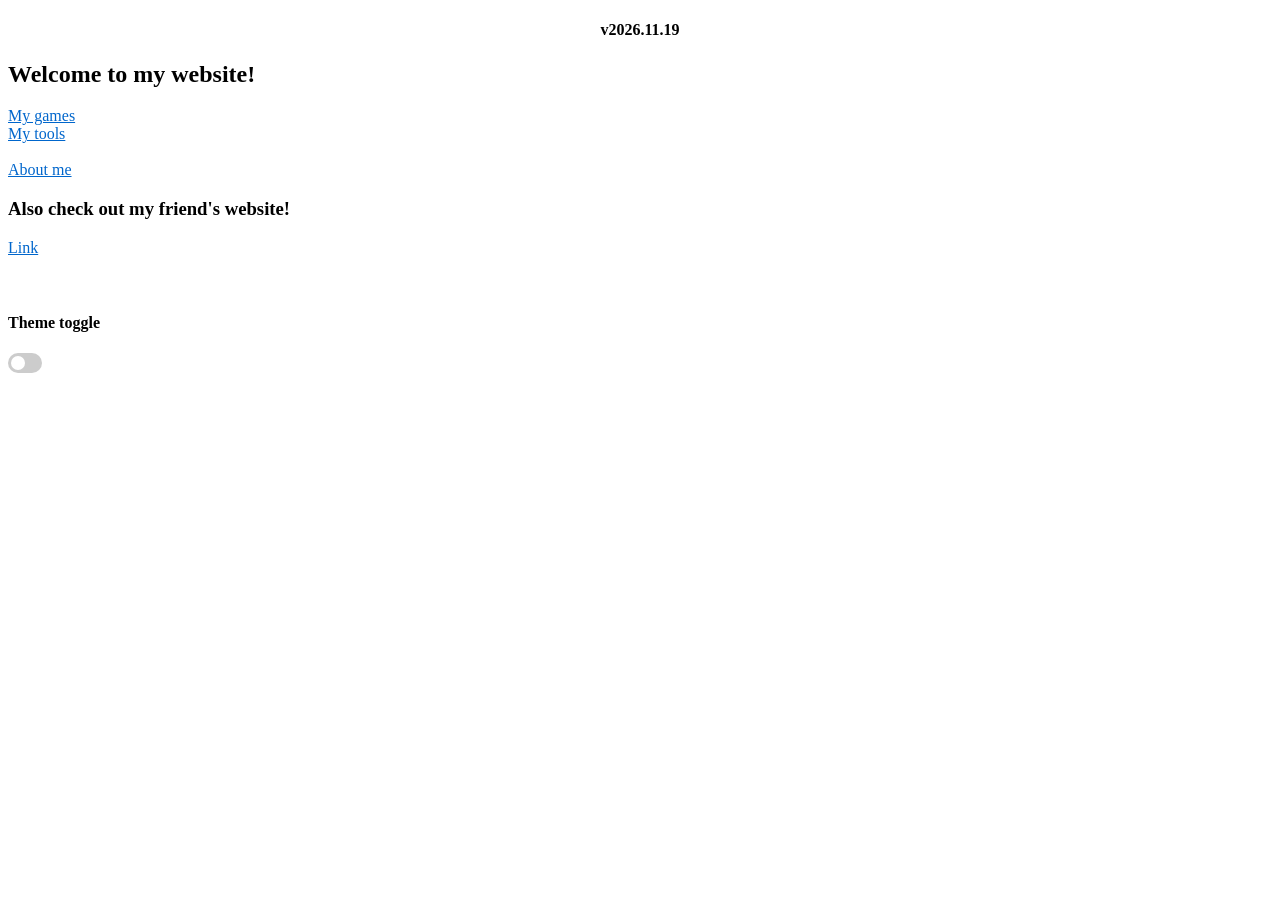
<file: index.html>
<!DOCTYPE html>
<html lang="en">
    <head>
        <meta charset="UTF-8">
        <meta name="viewport" content="width=device-width, initial-scale=1">
        <title>Oorecco</title>

        <style>
            body {
                background-color: white;
                color: black;
                transition: 0.4s;
            }

            body.dark-mode {
                background-color: #121212;
                color: white;
            }

            a {
                color: #0066cc;
                text-decoration: underline;
                transition: color 0.2s ease;
            }

            a:hover, a:focus {
                color: #004499;
                text-decoration: none;
            }
            /* The container switch box */
            .switch {
                position: relative;
                display: inline-block;
                width: 34px;
                height: 20px;
            }

            /* Hide default HTML checkbox styling */
            .switch input {
                opacity: 0;
                width: 0;
                height: 0;
            }

            /* The background track of the slider */
            .slider {
                position: absolute;
                cursor: pointer;
                top: 0;
                left: 0;
                right: 0;
                bottom: 0;
                background-color: #ccc; /* Light mode color */
                transition: 0.4s;
                border-radius: 20px;
            }

            /* The actual moving circle indicator */
            .slider:before {
                position: absolute;
                content: "";
                height: 14px;
                width: 14px;
                left: 3px;
                bottom: 3px;
                background-color: white;
                transition: 0.4s;
                border-radius: 50%;
            }

            /* Background behavior when checked */
            input:checked + .slider {
                background-color: #2196F3; /* Dark mode / Active color */
            }

            /* Moves the circle forward when checked */
            input:checked + .slider:before {
            transform: translateX(14px);
            }

        </style>
    </head>
    <body>
        <h4 id="version" style="text-align: center">v2026.11.19</h4>
        <h2>Welcome to my website!</h2>
        <a href="games">My games</a>
        <br>
        <a href="tools">My tools</a>
        <br>
        <br>
        <a href="about">About me</a>

        <br>
        <h3>Also check out my friend's website!</h3>
        <a href="https://simple-tools-xi.vercel.app">Link</a>

        <br> 
        <br>
        <br>
        <h4>Theme toggle</h4>

        <label class="switch">
            <input type="checkbox" id="theme-toggle">
            <span class="slider"></span>
        </label>

        <script>
            const toggle = document.getElementById("theme-toggle");

            toggle.addEventListener('change', () => {
                if (toggle.checked) {
                    document.body.classList.add('dark-mode');
                } else {
                    document.body.classList.remove('dark-mode');
                }
            })
        </script>
    </body>
</html>
</file>
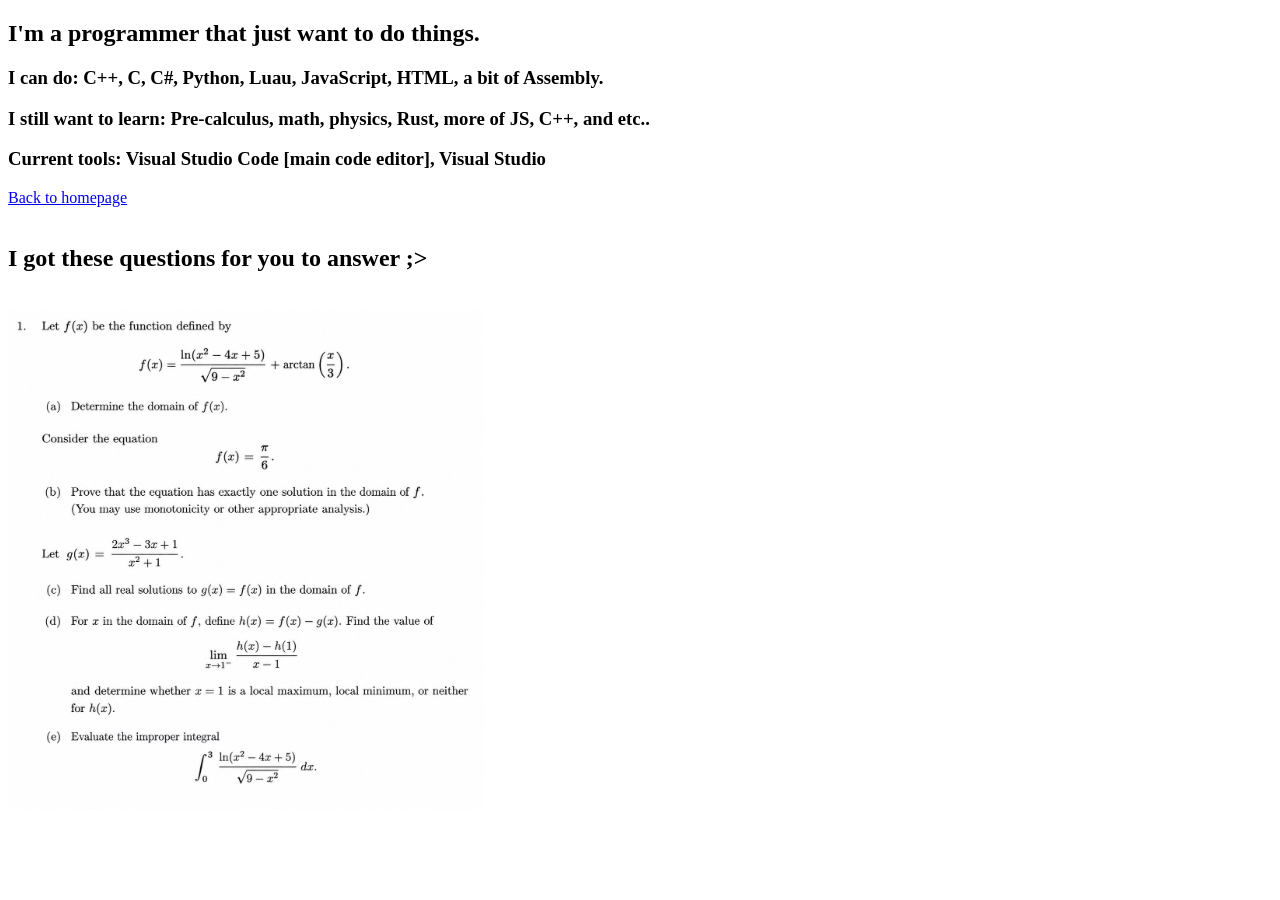
<file: about/index.html>
<!DOCTYPE html>
<html lang="en">
    <head>
        <meta charset="UTF-8">
        <meta name="viewport" content="width=device-width, initial-scale=1">
        <title>About me</title>
    </head>
    <body>
        <h2>I'm a programmer that just want to do things.</h2>

        <h3>I can do: C++, C, C#, Python, Luau, JavaScript, HTML, a bit of Assembly.</h3>
        <h3>I still want to learn: Pre-calculus, math, physics, Rust, more of JS, C++, and etc..</h3>
        <h3>Current tools: Visual Studio Code [main code editor], Visual Studio</h3>
        <a href="../">Back to homepage</a>
        <br>
        <br>
        <h2>I got these questions for you to answer ;></h2>
        <br>
        <img src="../assets/lol.png" height="500">
    </body>
</html>
</file>
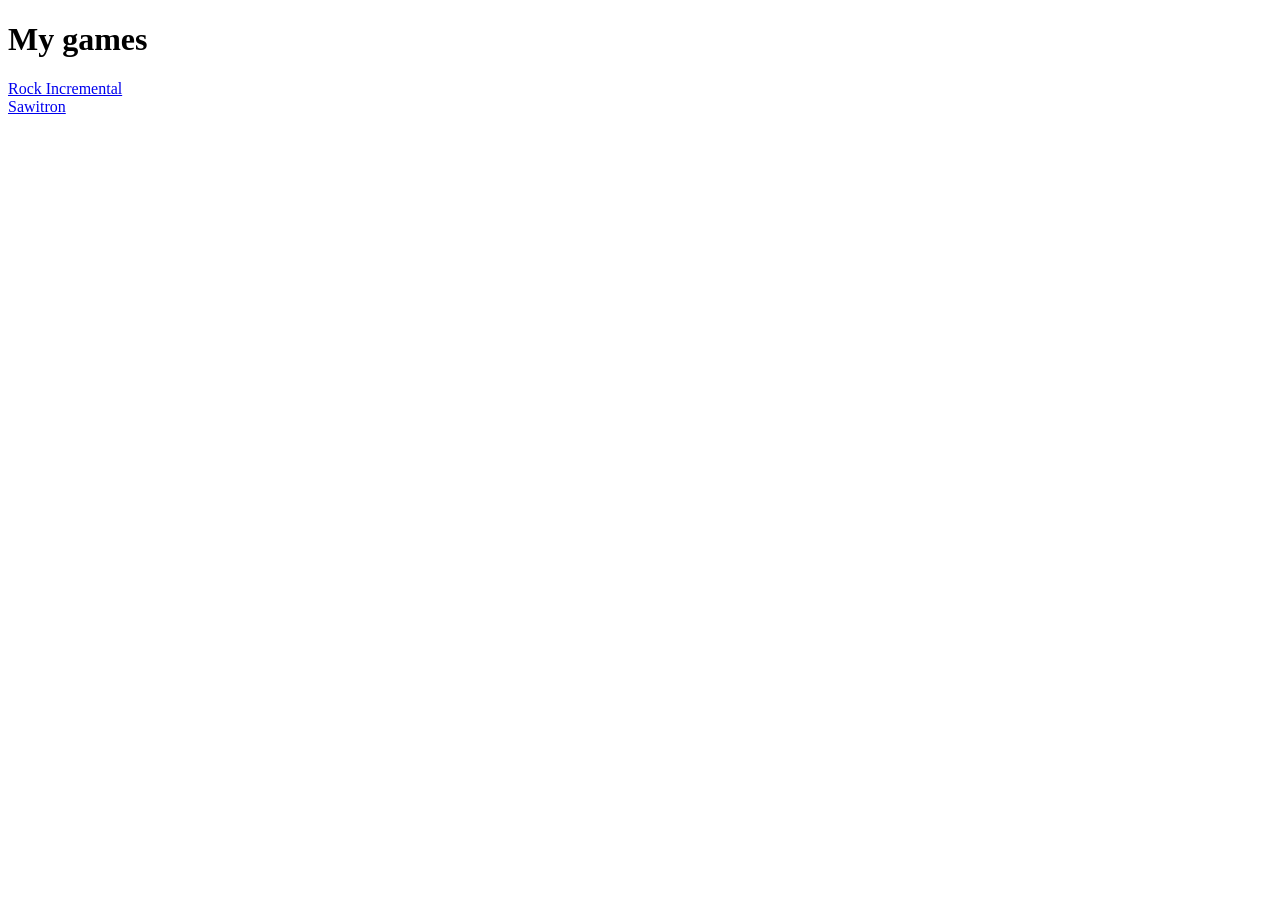
<file: games/index.html>
<!DOCTYPE html>
<html lang="en">
    <head>
        <meta charset="UTF-8">
        <meta name="viewport" content="width=device-width, initial-scale=1">
        <title>My games</title>
    </head>
    <body>
        <h1>My games</h1>
        <a href="/games/rockincremental">Rock Incremental</a>
        <br>
        <a href="/games/sawitron">Sawitron</a>
    </body>
</html>
</file>
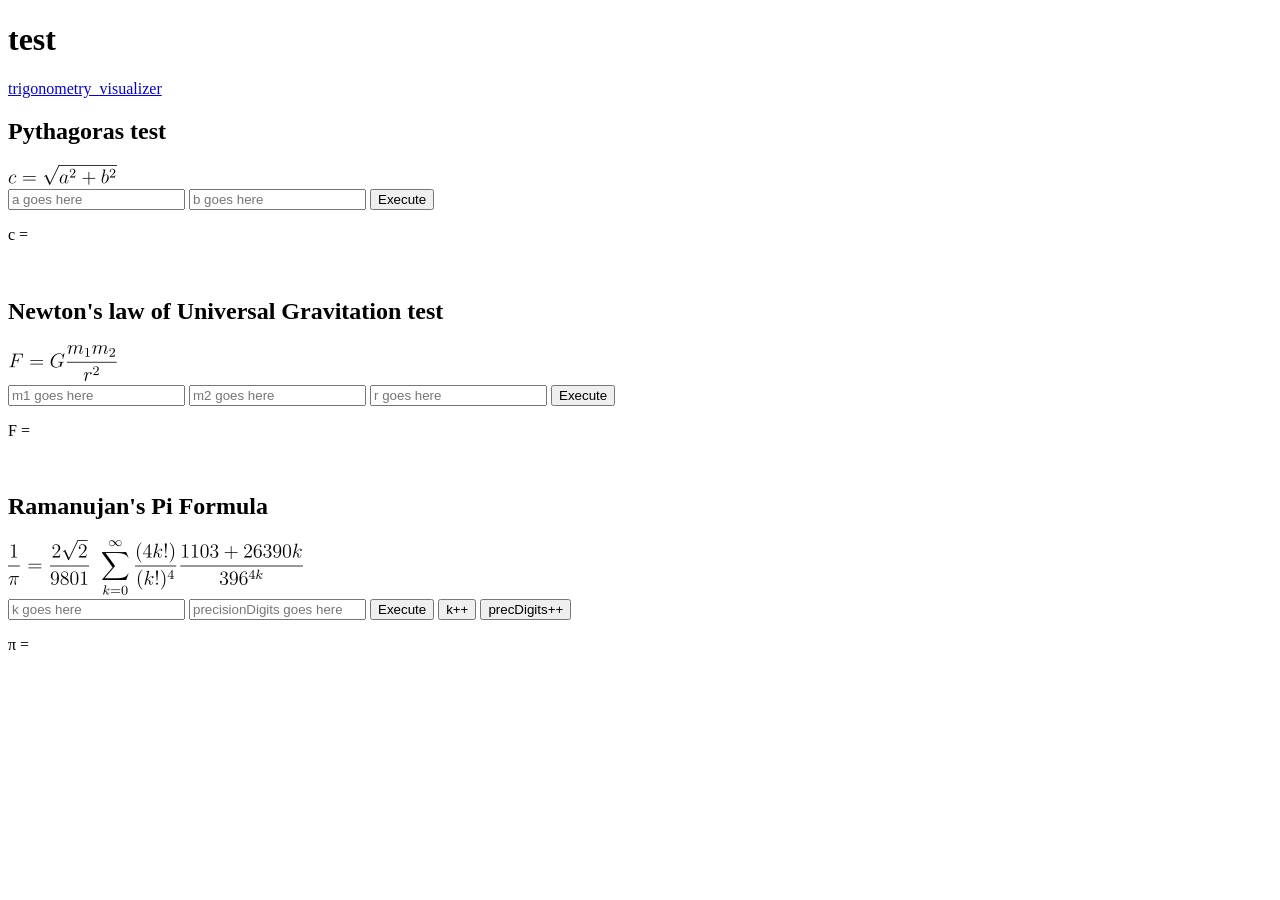
<file: tools/index.html>
<!DOCTYPE html>
<html>
    <head>
        <meta charset="UTF-8">
        <meta name="viewport" content="width=device-width, initial-scale=1">
        <title>Tools</title>
    </head> 
    <body>
        <h1>test</h1>
        <a href="../tools/trigonometry_visualizer.html">trigonometry_visualizer</a> 
        <h2>Pythagoras test</h2>
        <img src="../assets/tools/equation1.png"></img>
        <br>
        <input id="a-holder" placeholder="a goes here"></input>
        <input id="b-holder" placeholder="b goes here"></input>
        <button onclick="handleclick();">Execute</button>
        <p id="c-text"> c = </p>
        
        <br>

        <h2>Newton's law of Universal Gravitation test</h2>
        <img src="../assets/tools/equation2.png"></img>
        <br>
        <input id="m1-holder" placeholder="m1 goes here"></input>
        <input id="m2-holder" placeholder="m2 goes here"></input>
        <input id="r-holder" placeholder="r goes here"></input>
        <button onclick="anotherClick();">Execute</button>
        <p id="f-text"> F = </p>

        <br>

        <h2>Ramanujan's Pi Formula</h2>
        <img src="../assets/tools/equation3.png"></img>
        <br>
        <input id="k-holder" placeholder="k goes here"></input>
        <input id="prec-holder" placeholder="precisionDigits goes here"></input>
        <button onclick="againClick();">Execute</button>
        <button onclick='let num = Number.parseInt(document.getElementById("k-holder").value); if (Number.isNaN(num)) { document.getElementById("k-holder").value = 0;} else { num++; document.getElementById("k-holder").value = num.toString(); againClick(); }'>k++</button>
        <button onclick='let num2 = Number.parseInt(document.getElementById("prec-holder").value); if (Number.isNaN(num2)) { document.getElementById("prec-holder").value = 0;} else { num2++; document.getElementById("prec-holder").value = num2.toString(); againClick(); }'>precDigits++</button>
        <p id="pi-text">π = </p>

        <script src="../tools/js/main.js"></script>
    </body>
</html>
</file>
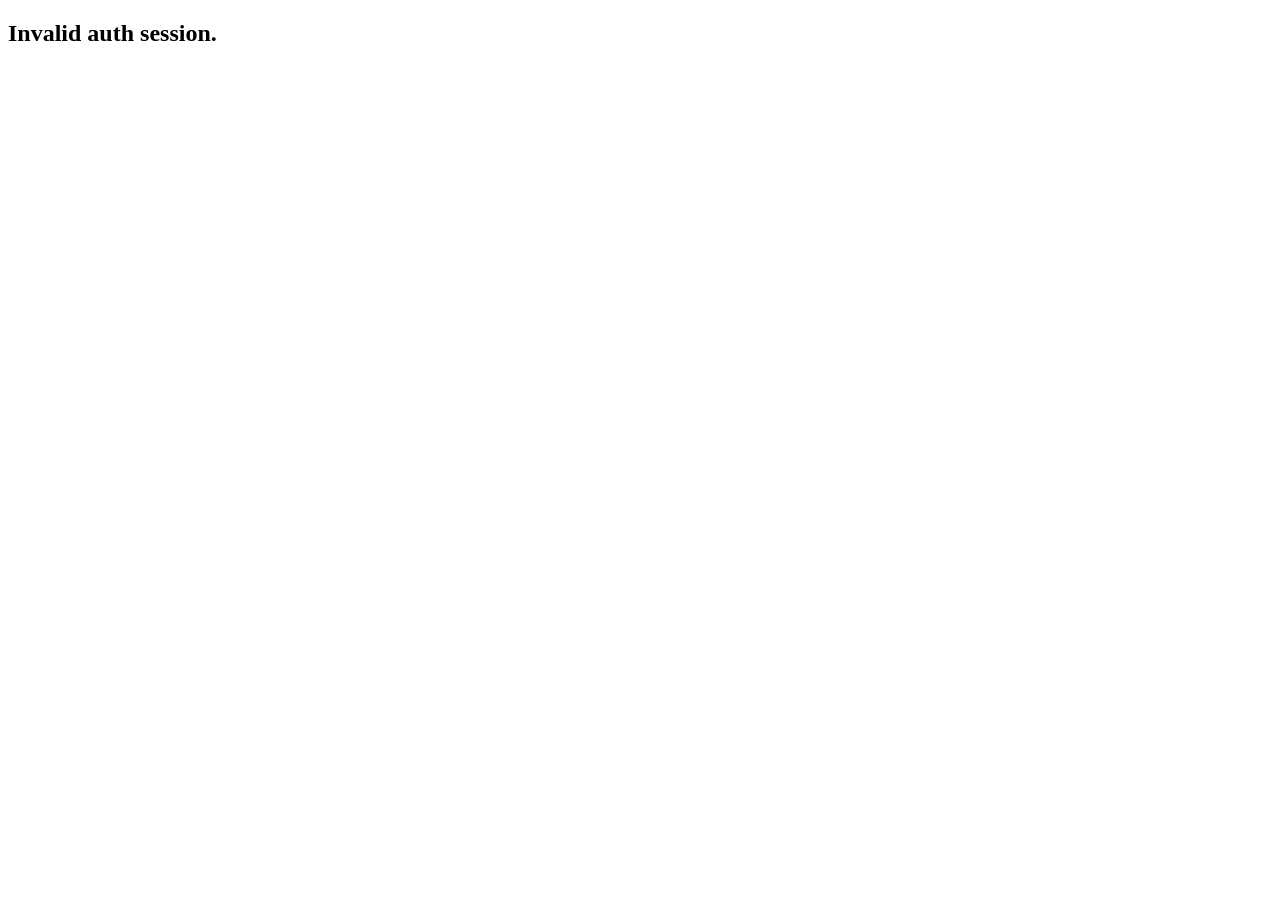
<file: auth/callback/index.html>
<!DOCTYPE html>
<html lang="en">
    <head>
        <meta charset="UTF-8">
        <title>Authenticating..</title>
    </head>
    <body>
        <div>
            <h2 id="auth-status">Logging you in, please wait..</h2>
        </div>

        <script>
            const COOKIE_PATH = window.location.pathname.replace(/[^/]*$/, '');

            // HELPER FUNCTIONS
            function setCookie(name, value, maxAgeSeconds) {
                document.cookie = name + '=' + encodeURIComponent(value) + 
                    '; Max-Age=' + Math.max(0, Math.floor(maxAgeSeconds)) +
                    '; Path=' + COOKIE_PATH +
                    '; SameSite=Lax' + 
                    'Secure';
            }

            function getCookie(name) {
                const match = document.cookie.split('; ').find(c => c.startsWith(name + "="));
                return match ? decodeURIComponent(match.substring(name.length + 1)) : null;
            }

            function deleteCookie(name) {
                document.cookie = name + '=; Max-Age=0; Path=' + COOKIE_PATH;
            }

            (function() {
                const authText = document.getElementById("auth-status");
                const hash = window.location.hash;

                if (!hash) {
                    authText.innerHTML = "Invalid auth session.";
                    return;
                }

                const params = new URLSearchParams(hash.substring(1));
                const token = params.get('access_token');
                const error = params.get('error');
                const state = params.get('state');
                const expiresIn = params.get('expires_in')

                window.history.replaceState({}, document.title, window.location.pathname + window.location.search);
                
                if (window.opener) {
                    window.opener.postMessage({
                        type: 'OAUTH_SUCCESS',
                        accessToken: token,
                        state: state,
                        error: error,
                        expires_in: expiresIn
                    }, window.location.origin);
                }
                window.close();
            })();
        </script>
    </body>
</html>
</file>
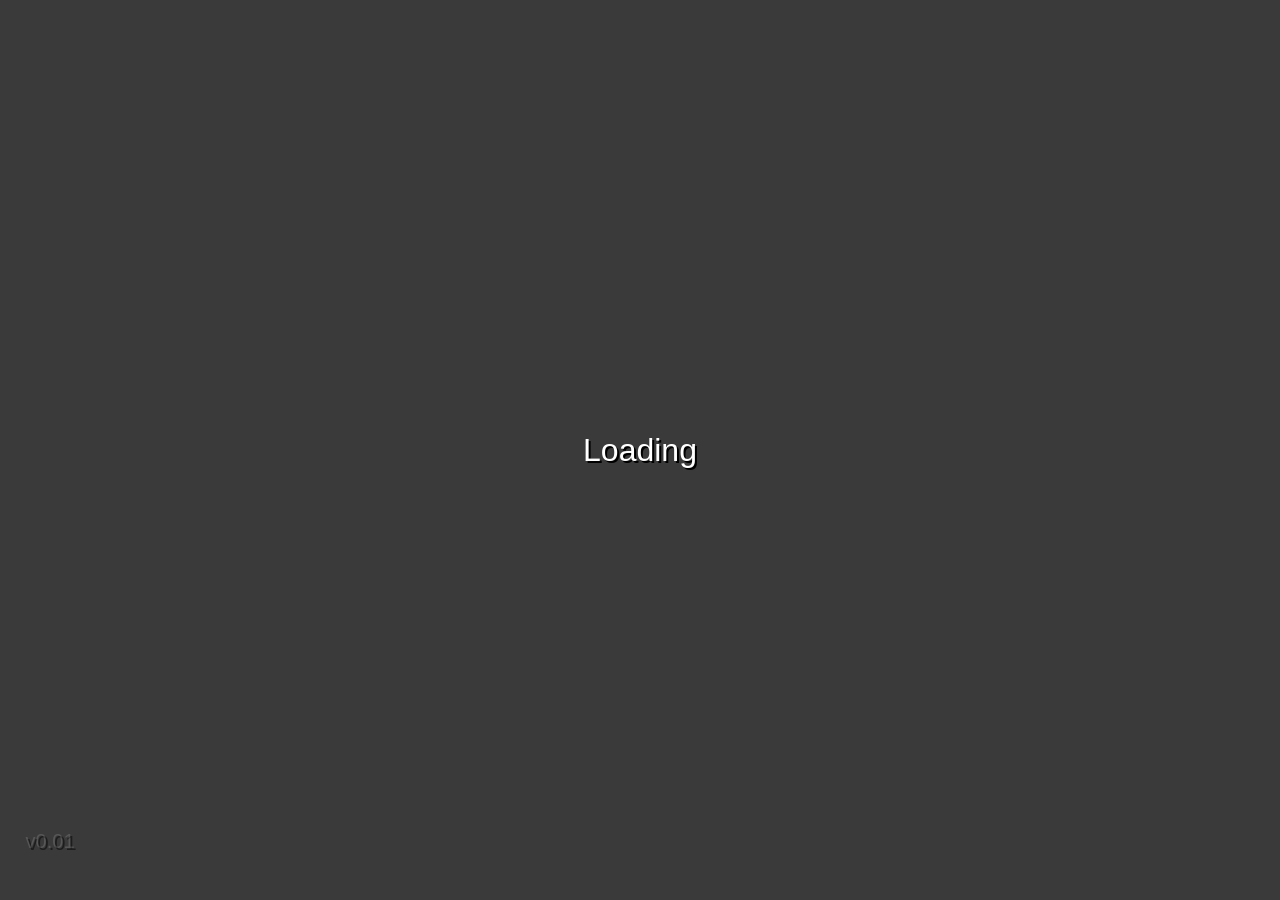
<file: games/rockincremental/index.html>
<!DOCTYPE html>
<html lang="en">
    <head>
        <meta charset="UTF-8">
        <meta name="viewport" content="width=device-width, initial-scale=1">
        <title>Rock Incremental</title>
        <link rel="stylesheet" href="/games/rockincremental/style.css">
    </head>
    <body>
        <div id="sleepmode-screen" hidden="true"></div>
        <div id="loading-screen">
            <p id="loading-text">Loading</p>
            <p id="version">vx.xx</p>
        </div>
        <div id="loading-save" hidden="true">
            <p id="save-text">Loading save file..</p>
        </div>

        <div id="achievements-ui" hidden="true">
            <p id="ach-name">ach name</p>
            <p id="ach-desc">ach desc</p>
            <p id="ach-reward">reward</p>
        </div>

        <div id="app-layout">
             <nav id="sidebar">
                <div id="sidebar-tabs">
                    <button class="nav-tab active" data-tab="game">
                        <span class="nav-icon">1.</span>
                        <span class="nav-label">Game</span>
                    </button>

                    <button class="nav-tab" data-tab="idk">
                        <span class="nav-icon">2.</span>
                        <span class="nav-label">idk</span>
                    </button>

                    <button class="nav-tab" data-tab="idk2">
                        <span class="nav-icon">3.</span>
                        <span class="nav-label">idk2</span>
                    </button>

                    <button class="nav-tab" data-tab="idk3">
                        <span class="nav-icon">4.</span>
                        <span class="nav-label">idk3</span>
                    </button>

                    <button class="nav-tab" data-tab="idk4">
                        <span class="nav-icon">5.</span>
                        <span class="nav-label">idk4</span>
                    </button>

                    <button class="nav-tab" data-tab="achievements">
                        <span class="nav-icon">6.</span>
                        <span class="nav-label">Achievements</span>
                    </button>

                    <button class="nav-tab" data-tab="settings">
                        <span class="nav-icon">7.</span>
                        <span class="nav-label">Settings</span>
                    </button>
                </div>
            </nav>

            <main id="main-content">
                <section class="game-tab" id="game">
                    <div id="main-area">
                        <h2 style="text-align: center">🪨 <span id="rock-counter">0</span></h2>
                        <div id="upgrade-area">
                            <button id="miner1-upgrade" onclick="Game.upgradeMiner('miner1', Game.bulkCount);">5 [1, 1.0 sps]</button>
                            <button id="miner2-upgrade" onclick="Game.upgradeMiner('miner2', Game.bulkCount);">50 [0, 0.4 sps]</button>
                            <button id="miner3-upgrade" onclick="Game.upgradeMiner('miner3', Game.bulkCount);">500 [0, 0.2 sps]</button>
                            <button id="miner4-upgrade" onclick="Game.upgradeMiner('miner4', Game.bulkCount);">5000 [0, 0.1 sps]</button>
                            <button id="miner5-upgrade" onclick="Game.upgradeMiner('miner5', Game.bulkCount);">5000 [0, 0.05 sps]</button>
                        </div>

                        <div id="upgrade-helpers">
                            <button id="bulk-counter" onclick="Game.changeBulk();">1</button>
                            <button onclick="Game.buyAllMiners();">Buy All [B]</button>
                        </div>
                        
                    </div>
                </section>

                <section class="game-tab" id="idk" hidden>
                    <div class="tab-container">
                        <h2>idk</h2>
                        <p>hahaadfh</p>
                    </div>
                </section>

                <section class="game-tab" id="idk2" hidden>
                    <div class="tab-container">
                        <h2>idk2</h2>
                        <p>haasfwfasdfh</p>
                    </div>
                </section>

                <section class="game-tab" id="idk3" hidden>
                    <div class="tab-container">
                        <h2>idk3</h2>
                        <p>ansjfnalk</p>
                    </div>
                </section>

                <section class="game-tab" id="shop" hidden>
                    <div class="tab-container">
                        <h2>Shop</h2>
                        <p>hahhhh</p>
                    </div>
                </section>

                <section class="game-tab" id="achievements" hidden>
                    <div class="tab-container">
                        <h2>achievements</h2>
                        <p>lolh</p>
                    </div>
                </section>

                <section class="game-tab" id="settings" hidden>
                    <div class="tab-container" id="settings-area">
                        <label id="autosave-interval-label" class="labels">Autosave interval: 30s</label>
                        <input type="range" id="autosave-setting" name="autosave-interval" oninput="document.getElementById('autosave-interval-label').innerHTML = `Autosave interval: ${this.value}s`" onchange="Game.changeSetting('autosave_interval', Number.parseInt(this.value, 10))" min="10" max="60" value="30" step="5">
                        <label id="notation-label" class="labels">Notation type</label>

                        <select name="notations" onchange="Game.changeSetting('notations', this.value)" id="notations">
                            <option value="normal">Normal</option>
                            <option value="scientific">Scientific</option>
                            <option value="engineering">Engineering</option>
                        </select>

                        <button id="music-toggle" onclick="Game.changeSetting('music_toggle')">Music: on</button>
                        <button id="sleepmode-toggle" onclick="Game.changeSetting('sleepmode_toggle')">Sleep mode: off</button>

                        <button onclick="Game.save();">Local Save</button>
                        <button onclick="Game.saveToCloud(Game.parseSaveFile());">Cloud Save</button>
                        <button onclick="Game.loginWithGoogle();">Login with Google</button>
                        <button onclick="Game.logoutWithGoogle();">Logout with Google</button>

                        <p id="status-text" hidden="true">lorem ipsum</p>
                        <p id="login-status">isLogin = false;</p>
                    </div>
                </section>
            </main>
        </div>

        <script src="/utils/js/break_infinity.js"></script>
        <script type="module" src="/games/rockincremental/js/main.js"></script>
    </body>
</html>
</file>
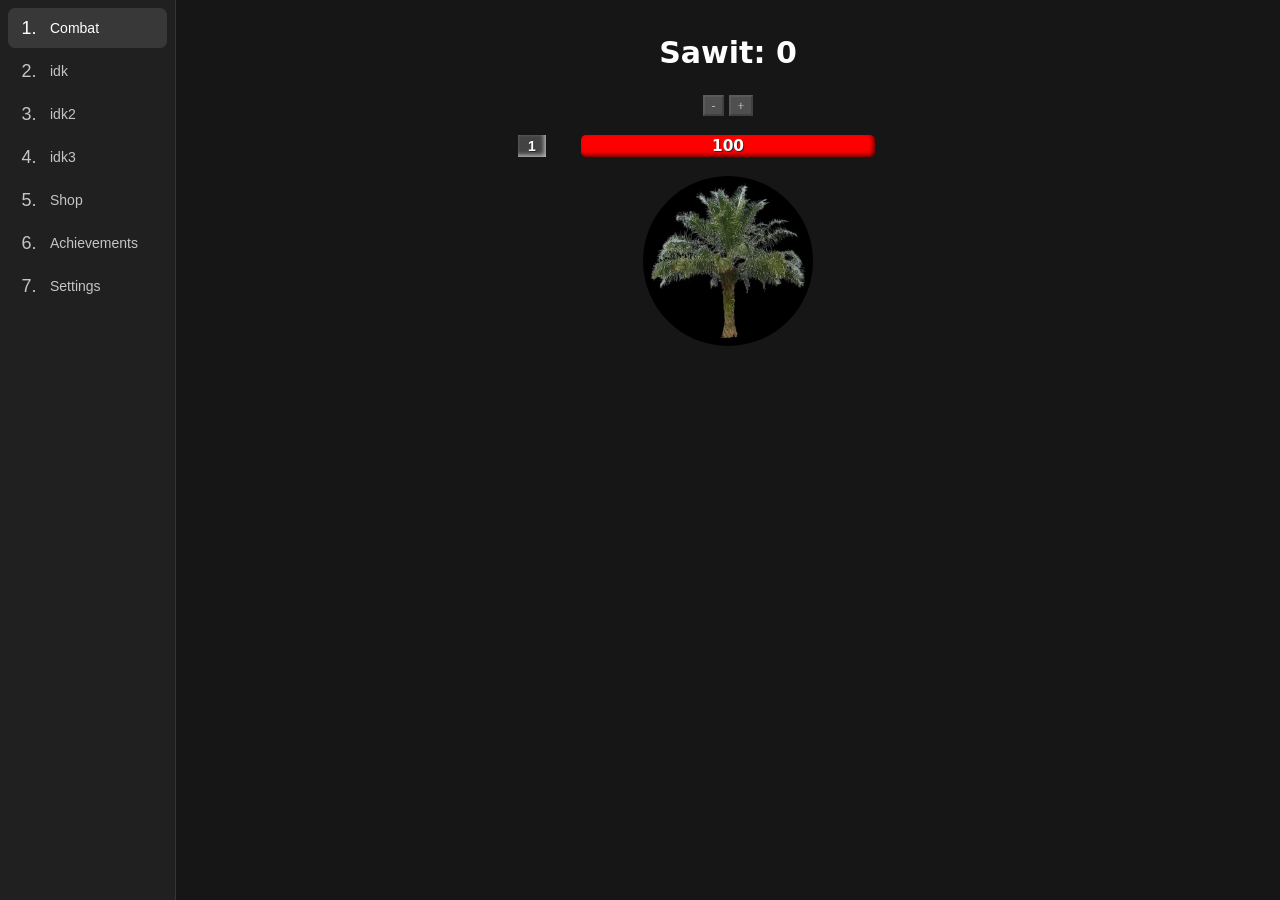
<file: games/sawitron/index.html>
<!DOCTYPE html>
<html lang="en">
    <head>
        <meta charset="UTF-8">
        <meta name="viewport" content="width=device-width, initial-scale=1">
        <title>Sawitron</title>
        <link rel="stylesheet" href="/games/sawitron/style.css">
    </head>
    <body>
        <div id="loading-screen" hidden>
            <p id="loading-text">Loading</p>
            <p id="version">vx.xx</p>
        </div>
        <div id="loading-save" hidden>
            <p id="save-text">Loading save file..</p>
        </div>
        
        <div id="achievements-ui" hidden>
            <p id="ach-name">ach name</p>
            <p id="ach-desc">ach desc</p>
            <p id="ach-reward">reward</p>
        </div>
            
        </div>
        <div id="app-layout">
            <nav id="sidebar">
                <div id="sidebar-tabs">
                    <button class="nav-tab active" data-tab="combat">
                        <span class="nav-icon">1.</span>
                        <span class="nav-label">Combat</span>
                    </button>

                    <button class="nav-tab" data-tab="idk">
                        <span class="nav-icon">2.</span>
                        <span class="nav-label">idk</span>
                    </button>

                    <button class="nav-tab" data-tab="idk2">
                        <span class="nav-icon">3.</span>
                        <span class="nav-label">idk2</span>
                    </button>

                    <button class="nav-tab" data-tab="idk3">
                        <span class="nav-icon">4.</span>
                        <span class="nav-label">idk3</span>
                    </button>

                    <button class="nav-tab" data-tab="shop">
                        <span class="nav-icon">5.</span>
                        <span class="nav-label">Shop</span>
                    </button>

                    <button class="nav-tab" data-tab="achievements">
                        <span class="nav-icon">6.</span>
                        <span class="nav-label">Achievements</span>
                    </button>

                    <button class="nav-tab" data-tab="settings">
                        <span class="nav-icon">7.</span>
                        <span class="nav-label">Settings</span>
                    </button>
                </div>
            </nav>

            <main id="main-content">
                <section class="game-tab" id="combat">
                    <div id="main-area">
                        <div id="main-container">
                            <h2 class="counter">
                                Sawit: <span id="sawit-counter">0</span>
                            </h2>
                            
                            <div id="setlevel-container">
                                <button id="low-level">-</button>
                                <button id="high-level">+</button>
                            </div>

                            <br>
                            
                            <div id="enemy-info">
                                <div id="level-frame">
                                    <label id="level-label">1</label>
                                </div>

                                <div class="progress-container">
                                    <div id="progress-hp"></div>
                                    <div id="progress-hp-bg"></div>
                                    <label id="progress-hp-label">100</label>
                                </div>
                            </div>
                            <br>

                            <!-- Floating damage numbers are inserted into this container. -->
                            <div id="damage-container">
                                <img id="main-sawit"
                                    src="../../assets/sawitron/sawit.webp"
                                    alt="Sawit">
                            </div>
                        </div>
                    </div>
                </section>

                <section class="game-tab" id="idk" hidden>
                    <div class="tab-container">
                        <h2>Idk what to do lol</h2>
                        <p>Look here it is something... fhhahhhh</p>
                    </div>
                </section>

                <section class="game-tab" id="idk2" hidden>
                    <div class="tab-container">
                        <h2>Idk v2</h2>
                        <p>Look herething... fhhahhhh</p>
                    </div>
                </section>

                <section class="game-tab" id="idk3" hidden>
                    <div class="tab-container">
                        <h2>Idk v3</h2>
                        <p>Look here it is sog... fhhahhhh</p>
                    </div>
                </section>

                <section class="game-tab" id="shop" hidden>
                    <!-- Shop header: KonohaToken is the only currency displayed here. -->
                    <header class="tab-header shop-header">
                        <h1>Shop</h1>

                        <div class="header-currencies">
                            <span class="currency-chip">
                                🍃 KonohaToken: <b id="header-konoha">0</b>
                            </span>
                        </div>
                    </header>

                    <div class="tab-container">
                        <h2>Idk v4</h2>
                        <p>Look here it is sog... fhhahhhh</p>
                    </div>
                </section>

                <section class="game-tab" id="achievements" hidden>
                    <div class="tab-container">
                        <h2>achievements</h2>
                        <p>hahhhh</p>
                    </div>
                </section>

                <section class="game-tab" id="settings" hidden>
                    <div class="tab-container">
                        <div class="settings-layout">

                            <!-- Settings category navigation. -->
                            <nav class="settings-tabs">
                                <button class="settings-tab-button active"
                                        data-settings-tab="settings-general">General</button>
                                <button class="settings-tab-button"
                                        data-settings-tab="settings-audio">Audio</button>
                                <button class="settings-tab-button"
                                        data-settings-tab="settings-interface">Interface</button>
                                <button class="settings-tab-button"
                                        data-settings-tab="settings-gameplay">Gameplay</button>
                            </nav>

                            <div class="settings-content">

                                <section class="settings-panel" id="settings-general">
                                    <h2>General</h2>

                                    <label class="setting-row">
                                        <span>Notation type</span>
                                        <select id="notations"
                                                onchange="Game.changeSetting('notations', this.value)">
                                            <option value="normal">Normal</option>
                                            <option value="scientific">Scientific</option>
                                            <option value="engineering">Engineering</option>
                                        </select>
                                    </label>
                                </section>

                                <section class="settings-panel" id="settings-audio" hidden>
                                    <h2>Audio</h2>

                                    <label class="setting-row volume-setting">
                                        <span>Music volume <output id="music-volume-value">100%</output></span>
                                        <input id="music-volume" type="range"
                                            min="0" max="100" value="100">
                                    </label>

                                    <label class="setting-row volume-setting">
                                        <span>SFX volume <output id="sfx-volume-value">100%</output></span>
                                        <input id="sfx-volume" type="range"
                                            min="0" max="100" value="100">
                                    </label>

                                    <label class="setting-row">
                                        <span>Sawit SFX</span>
                                        <select id="sawitSFX"></select>
                                    </label>
                                </section>

                                <section class="settings-panel" id="settings-interface" hidden>
                                    <h2>Interface</h2>

                                    <label class="setting-row">
                                        <span>Show damage numbers</span>
                                        <input id="show-damage-numbers" type="checkbox" checked>
                                    </label>
                                </section>

                                <section class="settings-panel" id="settings-gameplay" hidden>
                                    <h2>Gameplay</h2>
                                    <p>More gameplay options can be added here later.</p>
                                </section>

                            </div>
                        </div>
                    </div>
                </section>
            </main>
        </div>
        <script src="/utils/js/break_infinity.js"></script>
        <script type="module" src="/games/sawitron/js/main.js"></script>
    </body>
</html>
</file>
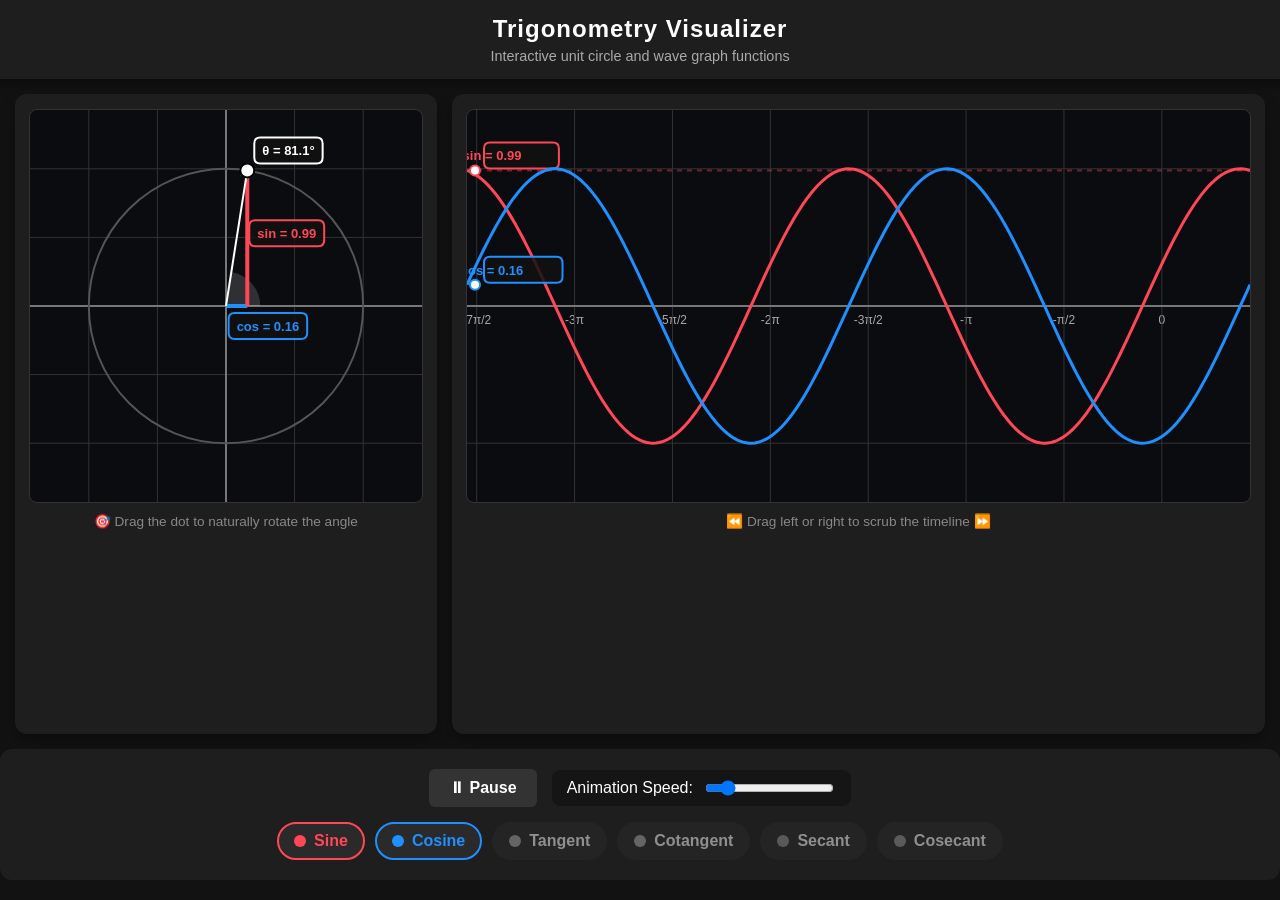
<file: tools/trigonometry_visualizer.html>
<!DOCTYPE html>
<html lang="en">
<head>
    <meta charset="UTF-8">
    <meta name="viewport" content="width=device-width, initial-scale=1.0, maximum-scale=1.0, user-scalable=no">
    <title>Interactive Trigonometry Waves</title>
    <style>
        :root {
            --bg-color: #121212;
            --panel-bg: #1e1e1e;
            --text-color: #ffffff;
            --grid-color: #333333;
            --axis-color: #777777;
            
            /* Vibrant Colors */
            --sin-col: #ff4757;
            --cos-col: #1e90ff;
            --tan-col: #2ed573;
            --cot-col: #ffa502;
            --sec-col: #9c88ff;
            --csc-col: #ff7f50;
        }

        body {
            margin: 0;
            padding: 0;
            background-color: var(--bg-color);
            color: var(--text-color);
            font-family: 'Segoe UI', Roboto, Helvetica, Arial, sans-serif;
            display: flex;
            flex-direction: column;
            align-items: center;
            min-height: 100vh;
        }

        .header {
            text-align: center;
            padding: 15px;
            width: 100%;
            background-color: var(--panel-bg);
            box-shadow: 0 4px 10px rgba(0,0,0,0.5);
            z-index: 10;
        }

        .header h1 { margin: 0; font-size: 1.5rem; letter-spacing: 1px; }
        .header p { margin: 5px 0 0 0; font-size: 0.9rem; color: #aaa; }

        .main-container {
            display: flex;
            flex-direction: row;
            width: 100%;
            max-width: 1400px;
            flex: 1;
            padding: 15px;
            box-sizing: border-box;
            gap: 15px;
        }

        .canvas-wrapper {
            background-color: var(--panel-bg);
            border-radius: 12px;
            padding: 15px;
            box-shadow: 0 8px 16px rgba(0,0,0,0.3);
            display: flex;
            flex-direction: column;
            align-items: center;
        }

        #circle-container { flex: 1; max-width: 450px; }
        #wave-container { flex: 2; }

        canvas {
            background-color: #0b0c10;
            border-radius: 8px;
            width: 100%;
            touch-action: none;
            cursor: grab;
            border: 1px solid #333;
        }
        canvas:active { cursor: grabbing; }

        .hint { margin-top: 10px; font-size: 0.85rem; color: #888; text-align: center; }

        .controls {
            width: 100%;
            max-width: 1400px;
            background-color: var(--panel-bg);
            padding: 20px;
            box-sizing: border-box;
            border-radius: 12px;
            margin-bottom: 20px;
            display: flex;
            flex-direction: column;
            gap: 15px;
        }

        .top-controls {
            display: flex;
            align-items: center;
            gap: 15px;
            flex-wrap: wrap;
            justify-content: center;
        }

        .slider-container {
            display: flex;
            align-items: center;
            gap: 10px;
            background: rgba(0,0,0,0.3);
            padding: 8px 15px;
            border-radius: 8px;
        }

        button {
            background-color: #333;
            color: white;
            border: none;
            padding: 10px 20px;
            border-radius: 6px;
            cursor: pointer;
            font-size: 1rem;
            font-weight: bold;
            transition: 0.2s;
        }
        button:hover { background-color: #444; }

        .toggles {
            display: flex;
            flex-wrap: wrap;
            gap: 10px;
            justify-content: center;
        }

        .toggle-btn {
            display: flex;
            align-items: center;
            gap: 8px;
            padding: 8px 15px;
            background-color: #2a2a2a;
            border-radius: 20px;
            cursor: pointer;
            user-select: none;
            border: 2px solid transparent;
            transition: all 0.2s;
            font-weight: bold;
        }

        .toggle-btn input { display: none; }
        .toggle-btn .indicator { width: 12px; height: 12px; border-radius: 50%; }

        /* Toggle Colors & Active States */
        .toggle-btn.sin.active { border-color: var(--sin-col); color: var(--sin-col); }
        .toggle-btn.cos.active { border-color: var(--cos-col); color: var(--cos-col); }
        .toggle-btn.tan.active { border-color: var(--tan-col); color: var(--tan-col); }
        .toggle-btn.cot.active { border-color: var(--cot-col); color: var(--cot-col); }
        .toggle-btn.sec.active { border-color: var(--sec-col); color: var(--sec-col); }
        .toggle-btn.csc.active { border-color: var(--csc-col); color: var(--csc-col); }

        .toggle-btn.sin .indicator { background-color: var(--sin-col); }
        .toggle-btn.cos .indicator { background-color: var(--cos-col); }
        .toggle-btn.tan .indicator { background-color: var(--tan-col); }
        .toggle-btn.cot .indicator { background-color: var(--cot-col); }
        .toggle-btn.sec .indicator { background-color: var(--sec-col); }
        .toggle-btn.csc .indicator { background-color: var(--csc-col); }
        
        .toggle-btn:not(.active) { filter: grayscale(100%); opacity: 0.5; }

        @media (max-width: 850px) {
            .main-container { flex-direction: column; }
            #circle-container { max-width: 100%; }
        }
    </style>
</head>
<body>

    <div class="header">
        <h1>Trigonometry Visualizer</h1>
        <p>Interactive unit circle and wave graph functions</p>
    </div>

    <div class="main-container">
        <div class="canvas-wrapper" id="circle-container">
            <canvas id="circleCanvas"></canvas>
            <div class="hint">🎯 Drag the dot to naturally rotate the angle</div>
        </div>
        
        <div class="canvas-wrapper" id="wave-container">
            <canvas id="waveCanvas"></canvas>
            <div class="hint">⏪ Drag left or right to scrub the timeline ⏩</div>
        </div>
    </div>

    <div class="controls">
        <div class="top-controls">
            <button id="playBtn">⏸ Pause</button>
            <div class="slider-container">
                <span>Animation Speed:</span>
                <input type="range" id="speedSlider" min="0.005" max="0.08" step="0.005" value="0.015">
            </div>
        </div>

        <div class="toggles">
            <label class="toggle-btn sin active"><input type="checkbox" value="sin" checked><div class="indicator"></div> Sine</label>
            <label class="toggle-btn cos active"><input type="checkbox" value="cos" checked><div class="indicator"></div> Cosine</label>
            <label class="toggle-btn tan"><input type="checkbox" value="tan"><div class="indicator"></div> Tangent</label>
            <label class="toggle-btn cot"><input type="checkbox" value="cot"><div class="indicator"></div> Cotangent</label>
            <label class="toggle-btn sec"><input type="checkbox" value="sec"><div class="indicator"></div> Secant</label>
            <label class="toggle-btn csc"><input type="checkbox" value="csc"><div class="indicator"></div> Cosecant</label>
        </div>
    </div>

    <script>
        const circleCanvas = document.getElementById('circleCanvas');
        const waveCanvas = document.getElementById('waveCanvas');
        const ctxC = circleCanvas.getContext('2d');
        const ctxW = waveCanvas.getContext('2d');

        const playBtn = document.getElementById('playBtn');
        const speedSlider = document.getElementById('speedSlider');
        const checkboxes = document.querySelectorAll('.toggle-btn input');

        let isPlaying = true;
        let angle = 0.5;
        let speed = 0.015;

        // Math Data
        const trig = {
            sin: { color: '#ff4757', show: true, fn: Math.sin },
            cos: { color: '#1e90ff', show: true, fn: Math.cos },
            tan: { color: '#2ed573', show: false, fn: Math.tan },
            cot: { color: '#ffa502', show: false, fn: a => 1 / Math.tan(a) },
            sec: { color: '#9c88ff', show: false, fn: a => 1 / Math.cos(a) },
            csc: { color: '#ff7f50', show: false, fn: a => 1 / Math.sin(a) }
        };

        // Resize Handling
        let cw, ww, h;
        function resize() {
            const ccWrap = document.getElementById('circle-container');
            const wcWrap = document.getElementById('wave-container');
            
            cw = Math.max(200, ccWrap.clientWidth - 30);
            circleCanvas.width = cw;
            circleCanvas.height = cw;

            ww = Math.max(200, wcWrap.clientWidth - 30);
            waveCanvas.width = ww;
            waveCanvas.height = cw; // Match height

            if (!isPlaying) draw();
        }

        window.addEventListener('resize', resize);
        resize();

        // UI Listeners
        playBtn.addEventListener('click', () => {
            isPlaying = !isPlaying;
            playBtn.textContent = isPlaying ? "⏸ Pause" : "▶ Play";
        });

        speedSlider.addEventListener('input', (e) => {
            speed = parseFloat(e.target.value);
        });

        checkboxes.forEach(cb => {
            cb.addEventListener('change', (e) => {
                trig[e.target.value].show = e.target.checked;
                if (e.target.checked) e.target.parentElement.classList.add('active');
                else e.target.parentElement.classList.remove('active');
                if (!isPlaying) draw();
            });
        });

        // --- INTERACTIVITY LOGIC ---
        let isDraggingCircle = false;
        let isDraggingWave = false;
        let lastDragX = 0;
        let prevAtan = null;

        function getPointer(e, cvs) {
            let rect = cvs.getBoundingClientRect();
            let x = e.touches ? e.touches[0].clientX : e.clientX;
            let y = e.touches ? e.touches[0].clientY : e.clientY;
            return { x: x - rect.left, y: y - rect.top };
        }

        function startCircleDrag(e) {
            e.preventDefault();
            isDraggingCircle = true;
            let pt = getPointer(e, circleCanvas);
            prevAtan = Math.atan2((cw/2) - pt.y, pt.x - (cw/2));
        }

        function moveCircleDrag(e) {
            if (!isDraggingCircle) return;
            e.preventDefault();
            let pt = getPointer(e, circleCanvas);
            
            let currentAtan = Math.atan2((cw/2) - pt.y, pt.x - (cw/2));
            let delta = currentAtan - prevAtan;
            
            if (delta > Math.PI) delta -= 2 * Math.PI;
            if (delta < -Math.PI) delta += 2 * Math.PI;

            angle += delta;
            prevAtan = currentAtan;
            if (!isPlaying) draw();
        }

        function startWaveDrag(e) {
            e.preventDefault();
            isDraggingWave = true;
            lastDragX = getPointer(e, waveCanvas).x;
        }

        function moveWaveDrag(e) {
            if (!isDraggingWave) return;
            e.preventDefault();
            let x = getPointer(e, waveCanvas).x;
            let dx = x - lastDragX;
            
            let pixelsPerRadian = ww / (4 * Math.PI); 
            angle -= dx / pixelsPerRadian; 
            
            lastDragX = x;
            if (!isPlaying) draw();
        }

        function endDrag() {
            isDraggingCircle = false;
            isDraggingWave = false;
        }

        circleCanvas.addEventListener('mousedown', startCircleDrag);
        window.addEventListener('mousemove', moveCircleDrag);
        waveCanvas.addEventListener('mousedown', startWaveDrag);
        window.addEventListener('mousemove', moveWaveDrag);
        window.addEventListener('mouseup', endDrag);

        circleCanvas.addEventListener('touchstart', startCircleDrag, {passive: false});
        window.addEventListener('touchmove', moveCircleDrag, {passive: false});
        waveCanvas.addEventListener('touchstart', startWaveDrag, {passive: false});
        window.addEventListener('touchmove', moveWaveDrag, {passive: false});
        window.addEventListener('touchend', endDrag);

        // --- DRAWING HELPERS ---
        function drawLine(ctx, x1, y1, x2, y2, color, width, dash = []) {
            ctx.beginPath();
            ctx.moveTo(x1, y1);
            ctx.lineTo(x2, y2);
            ctx.strokeStyle = color;
            ctx.lineWidth = width;
            if (dash.length) ctx.setLineDash(dash);
            ctx.stroke();
            ctx.setLineDash([]);
        }

        function drawFloatingLabel(ctx, text, x, y, color) {
            ctx.font = "bold 13px sans-serif";
            let width = ctx.measureText(text).width;
            let padX = 8, padY = 6;
            
            let rectX = x - padX;
            let rectY = y - 12 - padY;
            let rectW = width + (padX * 2);
            let rectH = 14 + (padY * 2);
            let r = 6;

            ctx.fillStyle = 'rgba(18, 18, 18, 0.85)';
            ctx.beginPath();
            ctx.moveTo(rectX + r, rectY);
            ctx.lineTo(rectX + rectW - r, rectY);
            ctx.quadraticCurveTo(rectX + rectW, rectY, rectX + rectW, rectY + r);
            ctx.lineTo(rectX + rectW, rectY + rectH - r);
            ctx.quadraticCurveTo(rectX + rectW, rectY + rectH, rectX + rectW - r, rectY + rectH);
            ctx.lineTo(rectX + r, rectY + rectH);
            ctx.quadraticCurveTo(rectX, rectY + rectH, rectX, rectY + rectH - r);
            ctx.lineTo(rectX, rectY + r);
            ctx.quadraticCurveTo(rectX, rectY, rectX + r, rectY);
            ctx.closePath();
            ctx.fill();
            
            ctx.strokeStyle = color;
            ctx.lineWidth = 2;
            ctx.stroke();

            ctx.fillStyle = color;
            ctx.fillText(text, x, y);
        }

        function getDeg(a) {
            let res = a % (2 * Math.PI);
            if (res < 0) res += 2 * Math.PI;
            return (res * (180 / Math.PI)).toFixed(1);
        }

        // --- MAIN GRAPHICS ---
        function drawCircleCanvas() {
            ctxC.clearRect(0, 0, cw, cw);
            const cx = cw / 2;
            const cy = cw / 2;
            const r = cw * 0.35;

            // Grid
            ctxC.strokeStyle = '#333';
            ctxC.lineWidth = 1;
            ctxC.beginPath();
            for(let i = -3; i <= 3; i++) {
                ctxC.moveTo(cx + i*(r/2), 0); ctxC.lineTo(cx + i*(r/2), cw);
                ctxC.moveTo(0, cy + i*(r/2)); ctxC.lineTo(cw, cy + i*(r/2));
            }
            ctxC.stroke();

            // Axes
            drawLine(ctxC, 0, cy, cw, cy, '#777', 2);
            drawLine(ctxC, cx, 0, cx, cw, '#777', 2);

            // Unit Circle
            ctxC.beginPath();
            ctxC.arc(cx, cy, r, 0, Math.PI * 2);
            ctxC.strokeStyle = '#555';
            ctxC.lineWidth = 2;
            ctxC.stroke();

            // Math Values
            const pX = cx + Math.cos(angle) * r;
            const pY = cy - Math.sin(angle) * r;
            let t = Math.tan(angle);
            let ct = 1 / t;
            let secVal = 1 / Math.cos(angle);
            let cscVal = 1 / Math.sin(angle);

            // Colored Arc Angle
            ctxC.beginPath();
            ctxC.moveTo(cx, cy);
            ctxC.arc(cx, cy, r * 0.25, 0, -angle, angle > 0); 
            ctxC.fillStyle = 'rgba(255, 255, 255, 0.15)';
            ctxC.fill();

            // Auxiliary Context Lines
            if (trig.tan.show || trig.sec.show) drawLine(ctxC, cx + r, 0, cx + r, cw, '#444', 1.5, [4,4]);
            if (trig.cot.show || trig.csc.show) drawLine(ctxC, 0, cy - r, cw, cy - r, '#444', 1.5, [4,4]);

            // Draw Functions Geometry
            if (trig.sec.show && Math.abs(t) < 50) drawLine(ctxC, cx, cy, cx + r, cy - t * r, trig.sec.color, 4);
            if (trig.csc.show && Math.abs(ct) < 50) drawLine(ctxC, cx, cy, cx + ct * r, cy - r, trig.csc.color, 4);
            if (trig.tan.show && Math.abs(t) < 50) drawLine(ctxC, cx + r, cy, cx + r, cy - t * r, trig.tan.color, 4);
            if (trig.cot.show && Math.abs(ct) < 50) drawLine(ctxC, cx, cy - r, cx + ct * r, cy - r, trig.cot.color, 4);
            
            if (trig.cos.show) drawLine(ctxC, cx, cy, pX, cy, trig.cos.color, 4);
            if (trig.sin.show) drawLine(ctxC, pX, cy, pX, pY, trig.sin.color, 4);

            // Hypotenuse
            drawLine(ctxC, cx, cy, pX, pY, '#ffffff', 2);

            // Dot
            ctxC.beginPath();
            ctxC.arc(pX, pY, 7, 0, Math.PI * 2);
            ctxC.fillStyle = '#ffffff';
            ctxC.fill();
            ctxC.strokeStyle = '#000';
            ctxC.lineWidth = 2;
            ctxC.stroke();

            // --- ALL FLOATING LABELS ON CIRCLE ---
            drawFloatingLabel(ctxC, `θ = ${getDeg(angle)}°`, pX + 15, pY - 15, '#fff');

            if (trig.sin.show) drawFloatingLabel(ctxC, `sin = ${Math.sin(angle).toFixed(2)}`, pX + 10, cy - (Math.sin(angle)*r)/2, trig.sin.color);
            if (trig.cos.show) drawFloatingLabel(ctxC, `cos = ${Math.cos(angle).toFixed(2)}`, cx + (Math.cos(angle)*r)/2, cy + 25, trig.cos.color);
            
            // Placed at mathematical midpoints with slight offset
            if (trig.tan.show && Math.abs(t) < 50) drawFloatingLabel(ctxC, `tan = ${t.toFixed(2)}`, cx + r + 20, cy - (t*r)/2, trig.tan.color);
            if (trig.cot.show && Math.abs(ct) < 50) drawFloatingLabel(ctxC, `cot = ${ct.toFixed(2)}`, cx + (ct*r)/2, cy - r - 20, trig.cot.color);
            if (trig.sec.show && Math.abs(t) < 50) drawFloatingLabel(ctxC, `sec = ${secVal.toFixed(2)}`, cx + r/2, cy - (t*r)/2 - 20, trig.sec.color);
            if (trig.csc.show && Math.abs(ct) < 50) drawFloatingLabel(ctxC, `csc = ${cscVal.toFixed(2)}`, cx + (ct*r)/2, cy - r/2 - 20, trig.csc.color);
        }

        function drawWaveCanvas() {
            ctxW.clearRect(0, 0, ww, cw);
            const cy = cw / 2;
            const r = cw * 0.35;
            const pixelsPerRadian = ww / (4 * Math.PI); 
            
            // Grid and X-Axis Text Labels
            ctxW.strokeStyle = '#333';
            ctxW.lineWidth = 1;
            ctxW.beginPath();
            
            // Y Grid lines
            for(let i = -1; i <= 1; i++) {
                ctxW.moveTo(0, cy + i*r); ctxW.lineTo(ww, cy + i*r);
            }
            
            // X Grid lines & X-Axis Labels (Multiples of Pi/2)
            ctxW.fillStyle = '#aaa';
            ctxW.font = "12px sans-serif";
            ctxW.textAlign = "center";

            let startAngle = angle - (4 * Math.PI);
            let startGrid = Math.floor(startAngle / (Math.PI/2)) * (Math.PI/2);
            
            for (let a = startGrid; a <= angle + (Math.PI/2); a += Math.PI/2) {
                let px = ww - ((angle - a) * pixelsPerRadian);
                
                // Draw vertical grid line
                ctxW.moveTo(px, 0); ctxW.lineTo(px, cw);
                
                // Generate clean string for X-Axis text
                let piMultiple = Math.round(a / (Math.PI / 2));
                let label = "";
                if (piMultiple === 0) label = "0";
                else if (piMultiple === 1) label = "π/2";
                else if (piMultiple === 2) label = "π";
                else if (piMultiple === 3) label = "3π/2";
                else if (piMultiple === 4) label = "2π";
                else if (piMultiple === -1) label = "-π/2";
                else if (piMultiple === -2) label = "-π";
                else if (piMultiple === -3) label = "-3π/2";
                else if (piMultiple === -4) label = "-2π";
                else if (piMultiple % 2 === 0) label = `${piMultiple/2}π`;
                else label = `${piMultiple}π/2`;

                // Render the text just below the center axis
                if (px > 0 && px < ww) {
                    ctxW.fillText(label, px, cy + 18);
                }
            }
            ctxW.stroke();

            // Main Axis Line
            drawLine(ctxW, 0, cy, ww, cy, '#777', 2);

            // Ticker-Tape Projection Line (Matches Sine height visually)
            if (trig.sin.show) {
                let sinY = cy - Math.sin(angle) * r;
                drawLine(ctxW, 0, sinY, ww, sinY, 'rgba(255, 71, 87, 0.4)', 2, [5, 5]);
            }

            // Draw Selected Waves
            for (let key in trig) {
                if (!trig[key].show) continue; 
                
                ctxW.beginPath();
                ctxW.strokeStyle = trig[key].color;
                ctxW.lineWidth = 3;
                
                let prevY = null;
                for (let x = 0; x <= ww; x += 3) {
                    let histAngle = angle - (x / pixelsPerRadian);
                    let val = trig[key].fn(histAngle);
                    let py = cy - val * r;

                    if (prevY === null || Math.abs(val - prevY) > 5) {
                        ctxW.moveTo(x, py); // Break line to prevent infinite vertical asymptote
                    } else {
                        ctxW.lineTo(x, py);
                    }
                    prevY = val;
                }
                ctxW.stroke();

                // Floating Leading Dot and Label on Wave
                let currentVal = trig[key].fn(angle);
                if (Math.abs(currentVal) < 50) {
                    let dotY = cy - currentVal * r;
                    
                    ctxW.beginPath();
                    ctxW.arc(8, dotY, 5, 0, Math.PI * 2);
                    ctxW.fillStyle = '#fff';
                    ctxW.fill();
                    ctxW.strokeStyle = trig[key].color;
                    ctxW.lineWidth = 2;
                    ctxW.stroke();

                    let displayVal = Math.abs(currentVal) > 1000 ? '∞' : currentVal.toFixed(2);
                    drawFloatingLabel(ctxW, `${key} = ${displayVal}`, 25, dotY - 10, trig[key].color);
                }
            }
        }

        function draw() {
            drawCircleCanvas();
            drawWaveCanvas();
        }

        function animate() {
            if (isPlaying && !isDraggingCircle && !isDraggingWave) {
                angle += speed;
            }
            draw();
            requestAnimationFrame(animate);
        }

        // Initialize
        draw();
        animate();
    </script>
</body>
</html>
</file>
<file: games/rockincremental/style.css>
[hidden] { display: none !important; }
* {
    -webkit-tap-highlight-color: transparent;
    box-sizing: border-box;
    touch-action: manipulation;
    scrollbar-width: none;
}

*::-webkit-scrollbar {
    display: none;
    width: 0;
    height: 0;
}

:root {
    --sidebar-width: 176px;
    --sidebar-compact-width: 64px;

    --sidebar-bg: #202020;
    --active-bg: #383838;
    --border-color: #363636;
}

button {
    cursor: pointer;

    transition: background-color 0.3s ease;
}
html, body {
    width: 100%;
    height: 100%;
    margin: 0; 
}
body {
    user-select: none;
    -webkit-touch-callout: none;
    overflow: hidden;

    color: white;
    font-family: system-ui, sans-serif;

    background-color: #161616;
}

#app-layout {
    display: flex;
    width: 100%;
    height: 100%;
    min-width: 0;
    overflow: hidden;
}

#sidebar {
    display: flex;
    flex-direction: column;
    flex: 0 0 var(--sidebar-width);
    background: var(--sidebar-bg);
    border-right: 1px solid var(--border-color);
    min-width: 0;
    order: 2;
    overflow: hidden;
}

#sidebar-header {
    flex: 0 0 auto;
    padding: 16px 12px;
    border-bottom: 1px solid var(--border-color);
}

#sidebar-header h2 {
    margin: 0;
    font-size: 18px;
    text-align: center;
    letter-spacing: 1px;
    color: white;
}

#sidebar-tabs {
    display: flex;
    flex-direction: column;
    gap: 4px;
    padding: 10px;
    min-height: 0;
    overflow-y: auto;
}

.nav-tab {
    display: flex;
    align-items: center;
    gap: 9px;
    width: 100%;
    flex: 0 0 auto;
    min-height: 0;
    min-height: 40px;
    padding: 7px 9px;
    border: none;
    border-radius: 7px;
    background: transparent;
    color: #c5c5c5;
    text-align: left;
    font-size: 14px;
    cursor: pointer;
    transition: background-color 0.2s ease, color 0.2s ease;
}

.nav-tab:hover {
    background: #303030;
    color: white;
}

.nav-tab.active {
    background: var(--active-bg);
    color: white;
}

.nav-icon {
    flex: 0 0 24px;
    text-align: center;
    font-size: 18px;
}

.nav-label {
    min-width: 0;
    overflow: hidden;
    text-overflow: ellipsis;
    white-space: nowrap;
}

#main-content {
    flex: 1 1 0;
    min-width: 0;
    min-height: 0;
    height: 100%;
    overflow: auto;
    position: relative;
}

.game-tab {
    width: 100%;
    min-width: 0;
    min-height: 100%;
}

button:disabled {
    cursor: default;
    background-color: #504f4f;
    color: #ffffff;
    -webkit-text-stroke: 0.2px #000000;
}

.tab-container {
    width: 100%;
    min-width: 0;
    padding: clamp(12px, 2vw, 24px);
}

.tab-header {
    display: flex;
    align-items: center;
    justify-content: space-between;
    flex-wrap: wrap;
    gap: 12px;

    width: 100%;
    padding: 14px 18px;
    margin-bottom: 18px;

    background: #202020;
    border-bottom: 1px solid #363636;
}

#rock-counter {
    color: white;
    font-family:system-ui, -apple-system, BlinkMacSystemFont, 'Segoe UI', Roboto, Oxygen, Ubuntu, Cantarell, 'Open Sans', 'Helvetica Neue', sans-serif;
}
#upgrade-area {
    display: flex;
    flex-direction: column;

    justify-content: center;
    align-items: flex-start;

    padding: 5px;
    gap: 7px;
}

#loading-screen {
    display: flex;
    justify-content: center; /* horizontal */
    align-items: center;     /* vertical */

    position: fixed;
    inset: 0;
    margin: 0;
    text-align: center;
    
    background-color: rgb(57, 58, 57);
    z-index: 999999999;
}

#loading-save {
    display: flex;
    justify-content: center; /* horizontal */
    align-items: center;     /* vertical */

    position: fixed;
    inset: 0;
    margin: 0;
    text-align: center;
    background-color: rgba(10, 10, 10, 0.63);
    z-index: 999999999;
}

#loading-text {
    position: fixed;
    font-size: 200%;   
    margin: 0; 
    
    color: white;
    text-shadow: 2px 2px 0 #000;
    font-family:'Segoe UI', Tahoma, Geneva, Verdana, sans-serif;
}

#save-text {
    position: fixed;

    font-size: 140%;
    color: white;
    text-shadow: 2px 2px 0 #000;
    font-family:'Segoe UI', Tahoma, Geneva, Verdana, sans-serif;
}

#version {
    position: fixed;
    top: 90%;
    left: 2%;
    font-size: 125%;
    color: rgba(255, 255, 255, 0.15);
    text-shadow: 2px 2px 0 rgba(0, 0, 0, 0.5);
    font-family:'Segoe UI', Tahoma, Geneva, Verdana, sans-serif;
}
#upgrade-helpers {
    display: flex;
    flex-direction: column;

    justify-content: left;
    align-items: flex-start;

    padding-left: 70px;
    gap: 5px;
}

#sleepmode-screen {
    position: fixed;
    inset: 0;
    margin: 0;

    background-color: #000000;
    z-index: 999999999999999999;
}

.labels {
   font-size: 80%;
    color: white; 
    text-shadow: 2px 2px 0 #000; 
    font-family:'Segoe UI', Tahoma, Geneva, Verdana, sans-serif; 
}

#settings-area {
    display: flex;
    flex-direction: column;
    align-items: flex-start;
    gap: 8px;
}

#settings-area select {
    width: min(100%, 320px);
    max-width: 100%;
}

@media (max-width: 900px) and (min-width: 601px) {

    #side-bar {
        flex-basis: var(--sidebar-compact-width);
    }

    #sidebar-header {
        padding: 16px 4px;
    }

    #sidebar-header h2 {
        font-size: 0;
    }

    #sidebar-header h2::after {
        content: "S";
        font-size: 20px;
    }

    #sidebar-tabs {
        padding: 6px;
    }

    .nav-tab {
        justify-content: center;
        padding: 8px 4px;
    }

    .nav-label {
        display: none;
    }

    .nav-icon {
        flex-basis: auto;
    }
}

@media (max-width: 600px) {
    #app-layout {
        display: flex;
        flex-direction: column;
        height: 100dvh;
        overflow: hidden;
    }

    #main-content {
        order: 1;
        flex: 1 1 0;
        width: 100%;
        min-height: 0;
        overflow: auto;
    }

    #sidebar {
        order: 2;
        flex: 0 0 auto;
        width: 100%;
        height: auto;
        border-right: none;
        border-top: 1px solid var(--border-color);
        padding-bottom: env(safe-area-inset-bottom);
        background: var(--sidebar-bg);
    }

    #sidebar-header {
        display: none;
    }

    #sidebar-tabs {
        display: flex;
        flex-direction: row;
        width: 100%;
        gap: 0;
        padding: 4px;
        overflow: hidden;
    }

    .nav-tab {
        flex: 1 1 0;
        width: 0;
        min-width: 0;
        min-height: 48px;
        padding: 4px 0;
        justify-content: center;
        align-items: center;
    }

    .nav-icon {
        flex: 0 1 auto;
        font-size: clamp(15px, 5vw, 21px);
    }

    .nav-label {
        display: none;
    }
}
</file>
<file: games/sawitron/style.css>
[hidden] { display: none !important; }
* {
    -webkit-tap-highlight-color: transparent;
    box-sizing: border-box;
    touch-action: manipulation;
    scrollbar-width: none;
}

*::-webkit-scrollbar {
    display: none;
    width: 0;
    height: 0;
}

:root {
    --sidebar-width: 176px;
    --sidebar-compact-width: 64px;

    --sidebar-bg: #202020;
    --active-bg: #383838;
    --border-color: #363636;
}

button {
    cursor: pointer;

    transition: background-color 0.3s ease;
}
html, body {
    width: 100%;
    height: 100%;
    margin: 0; 
}

body {
    user-select: none;
    -webkit-touch-callout: none;
    overflow: hidden;

    color: white;
    font-family: system-ui, sans-serif;

    background-color: #161616;
}

#app-layout {
    display: flex;
    width: 100%;
    height: 100%;
    min-width: 0;
    overflow: hidden;
}

#sidebar {
    display: flex;
    flex-direction: column;
    flex: 0 0 var(--sidebar-width);
    background: var(--sidebar-bg);
    border-right: 1px solid var(--border-color);
    min-width: 0;
    overflow: hidden;
}

#sidebar-header {
    flex: 0 0 auto;
    padding: 16px 12px;
    border-bottom: 1px solid var(--border-color);
}

#sidebar-header h2 {
    margin: 0;
    font-size: 18px;
    text-align: center;
    letter-spacing: 1px;
    color: white;
}

#sidebar-tabs {
    display: flex;
    flex-direction: column;
    gap: 3px;
    padding: 8px;
    min-height: 0;
    overflow-y: auto;
}

.nav-tab {
    display: flex;
    align-items: center;
    gap: 9px;
    width: 100%;
    flex: 0 0 auto;
    min-height: 0;
    min-height: 40px;
    padding: 7px 9px;
    border: none;
    border-radius: 7px;
    background: transparent;
    color: #c5c5c5;
    text-align: left;
    font-size: 14px;
    cursor: pointer;
    transition: background-color 0.2s ease, color 0.2s ease;
}

.nav-tab.locked-tab {
    color: #777 !important;
    cursor: not-allowed;
    opacity: 0.65;
}

.nav-tab.active {
    background: var(--active-bg);
    color: white;
}

.nav-icon {
    flex: 0 0 24px;
    text-align: center;
    font-size: 18px;
}

.nav-label {
    min-width: 0;
    overflow: hidden;
    text-overflow: ellipsis;
    white-space: nowrap;
}

.counter {
    font-size: clamp(18px, 2.5vw, 30px);
    color: white;
    font-family:system-ui, -apple-system, BlinkMacSystemFont, 'Segoe UI', Roboto, Oxygen, Ubuntu, Cantarell, 'Open Sans', 'Helvetica Neue', sans-serif;
}

.labels {
    font-size: clamp(12px, 1vw, 16px);
    color: white; 
    text-shadow: 2px 2px 0 #000; 
    font-family:'Segoe UI', Tahoma, Geneva, Verdana, sans-serif; 
}

.progress-container {
    position: absolute;

    top: 0;
    left: 50%;
    transform: translateX(-50%);
    width: min(70%, 300px);
    height: 100%;
    margin: 0;
    overflow: hidden;
}

.tab-header h1 {
    margin: 0;
    color: white;
    font-size: clamp(20px, 2.5vw, 28px);
}

.shop-header {
    position: relative;
}

.header-currencies {
    display: flex;
    align-items: center;
    gap: 8px;
}

.currency-chip {
    display: inline-flex;
    align-items: center;
    gap: 8px;

    padding: 7px 12px;
    border: 1px solid #494949;
    border-radius: 8px;

    background: #292929;
    color: #e5e5e5;
    font-size: 14px;
}

.currency-chip b {
    color: #fff;
    font-variant-numeric: tabular-nums;
}

#damage-container {
    position: relative;
    display: inline-grid;
    place-items: center;
    isolation: isolate;
    overflow: visible;
}

#main-content {
    flex: 1 1 0;
    min-width: 0;
    min-height: 0;
    height: 100%;
    overflow: auto;
    position: relative;
}

.game-tab {
    width: 100%;
    min-width: 0;
    min-height: 100%;
}

.tab-container {
    width: 100%;
    min-width: 0;
    padding: clamp(12px, 2vw, 24px);
}

#progress-hp {
    position: absolute;
    top: 0;
    left: 0;
    width: 100%;
    height: 100%;
    border-radius: 5px;

    box-shadow: inset -2px -2px 4px 0 rgba(0, 0, 0, 0.6);
    background-color: red;
    z-index: 1;
    transition: width 0.03s ease-in-out;
}

#progress-hp-bg {
    position: absolute;
    top: 0;
    left: 0;
    width: 100%;
    height: 100%;
    border-radius: 5px;

    box-shadow: inset -2px -2px 4px 0 rgba(0, 0, 0, 0.6);
    background-color: #4d0808;
}

#progress-hp-label {
    position: absolute;
    top: 0;
    left: 0;

    display: flex;
    align-items: center;
    justify-content: center;

    width: 100%;
    height: 100%;

    color: white;
    font-size: clamp(12px, 1.2vw, 16px);
    font-weight: bold;
    text-shadow: 1px 1px 0 #292828;
    pointer-events: none;

    z-index: 2;
}

#enemy-info {
    position: relative;

    width: min(85%, 420px);
    height: 22px;
    margin: 0 auto;

    overflow: visible;
}

#level-frame {
    position: absolute;
    top: 0;
    left: 0;
    width: clamp(22px, 2.5vw, 28px);
    height: 100%;
    overflow: hidden;

    box-shadow: inset -2px -2px 4px 0 rgba(255, 255, 255, 0.6);
    background-color: #444343;
}

#level-label {
    position: absolute;
    inset: 0;
    display: flex;
    align-items: center;
    justify-content: center;

    width: 100%;
    height: 100%;
    padding: 0 2px;
    overflow: hidden;
    white-space: nowrap;

    color: #ffffff;
    font-family: 'Segoe UI', Tahoma, Geneva, Verdana, sans-serif;
    font-size: clamp(12px, 1.1vw, 14px);
    font-weight: bold;
    text-shadow: 1px 1px 0 #292828;
    pointer-events: none;
}
#main-area {
    width: 100%;
    margin: 0;
    padding: 0;
}

button:disabled {
    cursor: default;
    background-color: #504f4f;
    color: #ffffff;
    -webkit-text-stroke: 0.2px #000000;
}

.damage-number {
    position: absolute;
    z-index: 5;

    top: 15%;
    left: 50%;
    width: max-content;

    transform: translateX(-50%);
    pointer-events: none;
    user-select: none;
    white-space: nowrap;

    font-size: clamp(18px, 2.5vw, 25px);
    font-weight: 900;
    line-height: 1;
    text-shadow:
        2px 2px 0 #000,
        -1px -1px 0 #000,
        1px -1px 0 #000,
        -1px 1px 0 #000;

    animation: damage-number-float 850ms ease-out forwards;
}

.damage-number.physical {
    color: #fff;
}

.damage-number.fire {
    color: #ff8533;
}

.damage-number.poison {
    color: #70e050;
}

.damage-number.ice {
    color: #65eaff;
}

#main-sawit {
    display: block;
    position: relative;
    z-index: 1;
    cursor: pointer;
    width: clamp(140px, 20vw, 170px);
    height: auto;
    aspect-ratio: 1;
    border-radius: 50%;
    object-fit: cover;
    mix-blend-mode: screen;
    transition: transform 0.1s ease;
}

#main-container {
    display: flex;
    flex-direction: column;
    align-items: center;
    width: 100%;
    min-width: 0;
    padding: 10px;
}

#main-sawit:active {
    transform: scale(0.96);
}

#settings-area {
    display: flex;
    flex-direction: column;
    align-items: flex-start;
    gap: 8px;
}

#settings-area select {
    width: min(100%, 320px);
    max-width: 100%;
}

@media (max-width: 900px) and (min-width: 601px) {

    #sidebar {
        flex-basis: 156px;
    }

    #sidebar-header {
        padding: 16px 4px;
    }

    #sidebar-header h2 {
        font-size: 0;
    }

    #sidebar-header h2::after {
        content: "S";
        font-size: 20px;
    }

    #sidebar-tabs {
        padding: 7px;
    }

    .nav-tab {
        justify-content: flex-start;
        padding: 7px 6px;
        gap: 7px;
    }

    .nav-label {
        display: block;
        font-size: 12px;
    }

    .nav-icon {
        flex-basis: 20px;
        font-size: 15px;
    }
}

@media (max-width: 600px) {
    #app-layout {
        display: flex;
        flex-direction: column;
        height: 100dvh;
        overflow: hidden;
    }

    #main-content {
        order: 1;
        flex: 1 1 0;
        width: 100%;
        min-height: 0;
        overflow: auto;
    }

    .tab-header {
        padding: 12px;
        gap: 8px;
    }

    .currency-chip {
        padding: 6px 9px;
        font-size: 12px;
    }

    #sidebar {
        order: 2;
        flex: 0 0 auto;
        width: 100%;
        height: auto;
        border-right: none;
        border-top: 1px solid var(--border-color);
        padding-bottom: env(safe-area-inset-bottom);
        background: var(--sidebar-bg);
    }

    #sidebar-header {
        display: none;
    }

    #sidebar-tabs {
        display: flex;
        flex-direction: row;
        width: 100%;
        gap: 0;
        padding: 4px;
        overflow: hidden;
    }

    .nav-tab {
        flex: 1 1 0;
        width: 0;
        min-width: 0;
        min-height: 48px;
        padding: 4px 0;
        justify-content: center;
        align-items: center;
    }

    .nav-icon {
        flex: 0 1 auto;
        font-size: clamp(15px, 5vw, 21px);
    }

    .nav-label {
        display: none;
    }

    #enemy-info {
        width: min(90%, 420px);
    }
}

@keyframes damage-number-float {
    0% {
        opacity: 1;
        transform: translate(-50%, 0) scale(1);
    }

    20% {
        opacity: 1;
        transform: translate(calc(-50% + var(--damage-x, 0px)), -12px) scale(1.2);
    }

    100% {
        opacity: 0;
        transform:  translate(calc(-50% + var(--damage-x, 0px)), -85px) scale(0.85);
    }
}
</file>
